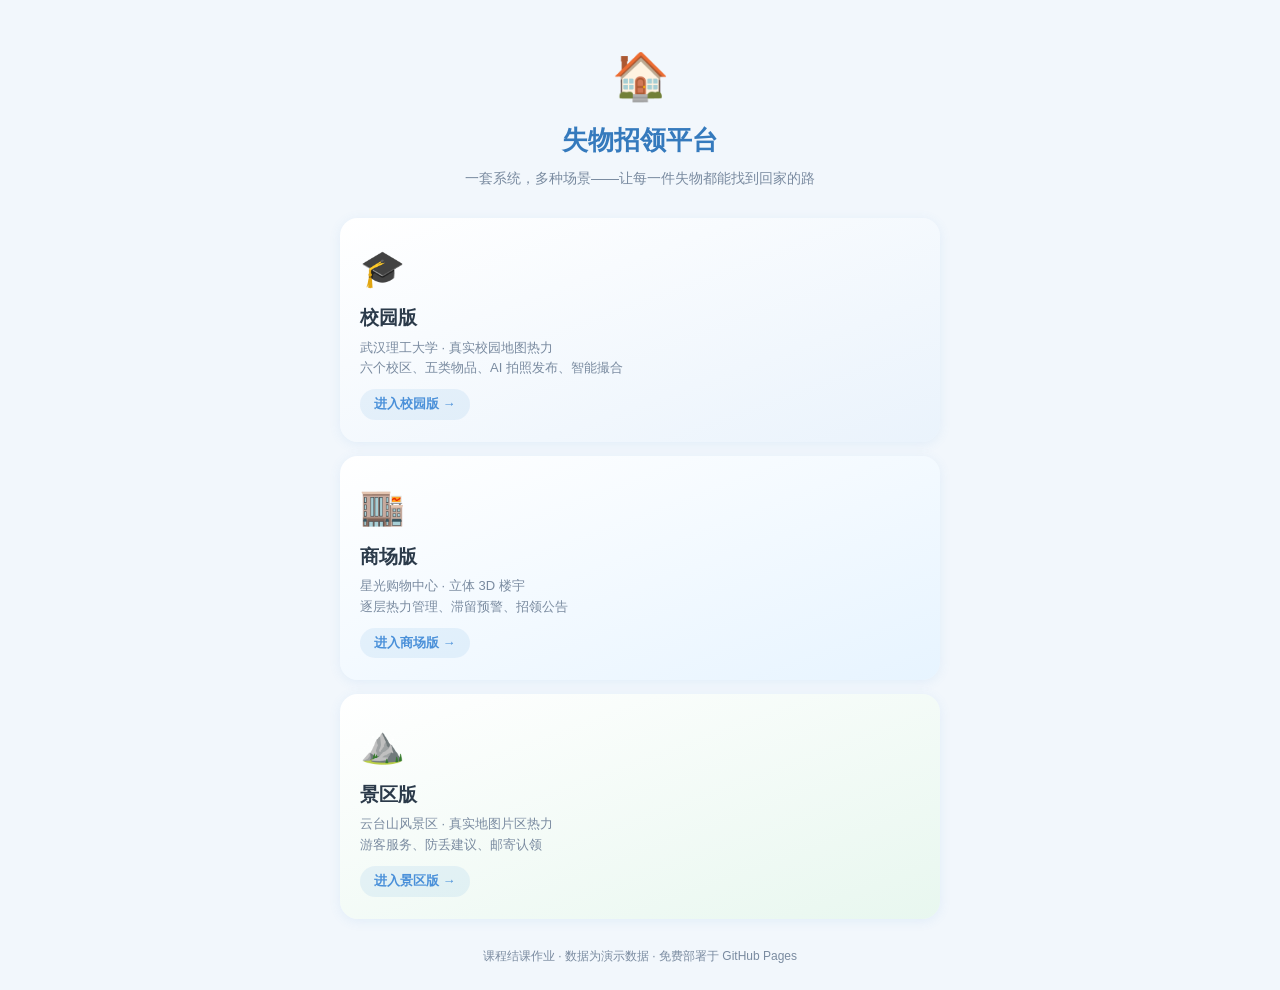
<file: index.html>
<!DOCTYPE html>
<html lang="zh-CN">
<head>
  <meta charset="UTF-8">
  <meta name="viewport" content="width=device-width, initial-scale=1.0">
  <meta name="theme-color" content="#4A90D9">
  <title>失物招领平台 · 一套系统，多种场景</title>
  <link rel="stylesheet" href="shared/css/landing.css">
</head>
<body>
  <div class="land">
    <header class="land-head">
      <div class="land-logo">🏠</div>
      <h1>失物招领平台</h1>
      <p>一套系统，多种场景——让每一件失物都能找到回家的路</p>
    </header>

    <main class="land-grid">
      <a class="land-card campus" href="campus/">
        <div class="land-emoji">🎓</div>
        <h2>校园版</h2>
        <p>武汉理工大学 · 真实校园地图热力<br>六个校区、五类物品、AI 拍照发布、智能撮合</p>
        <span class="land-go">进入校园版 →</span>
      </a>
      <a class="land-card mall" href="mall/">
        <div class="land-emoji">🏬</div>
        <h2>商场版</h2>
        <p>星光购物中心 · 立体 3D 楼宇<br>逐层热力管理、滞留预警、招领公告</p>
        <span class="land-go">进入商场版 →</span>
      </a>
      <a class="land-card scenic" href="scenic/">
        <div class="land-emoji">⛰️</div>
        <h2>景区版</h2>
        <p>云台山风景区 · 真实地图片区热力<br>游客服务、防丢建议、邮寄认领</p>
        <span class="land-go">进入景区版 →</span>
      </a>
    </main>

    <footer class="land-foot">
      课程结课作业 · 数据为演示数据 · 免费部署于 GitHub Pages
    </footer>
  </div>
</body>
</html>
</file>
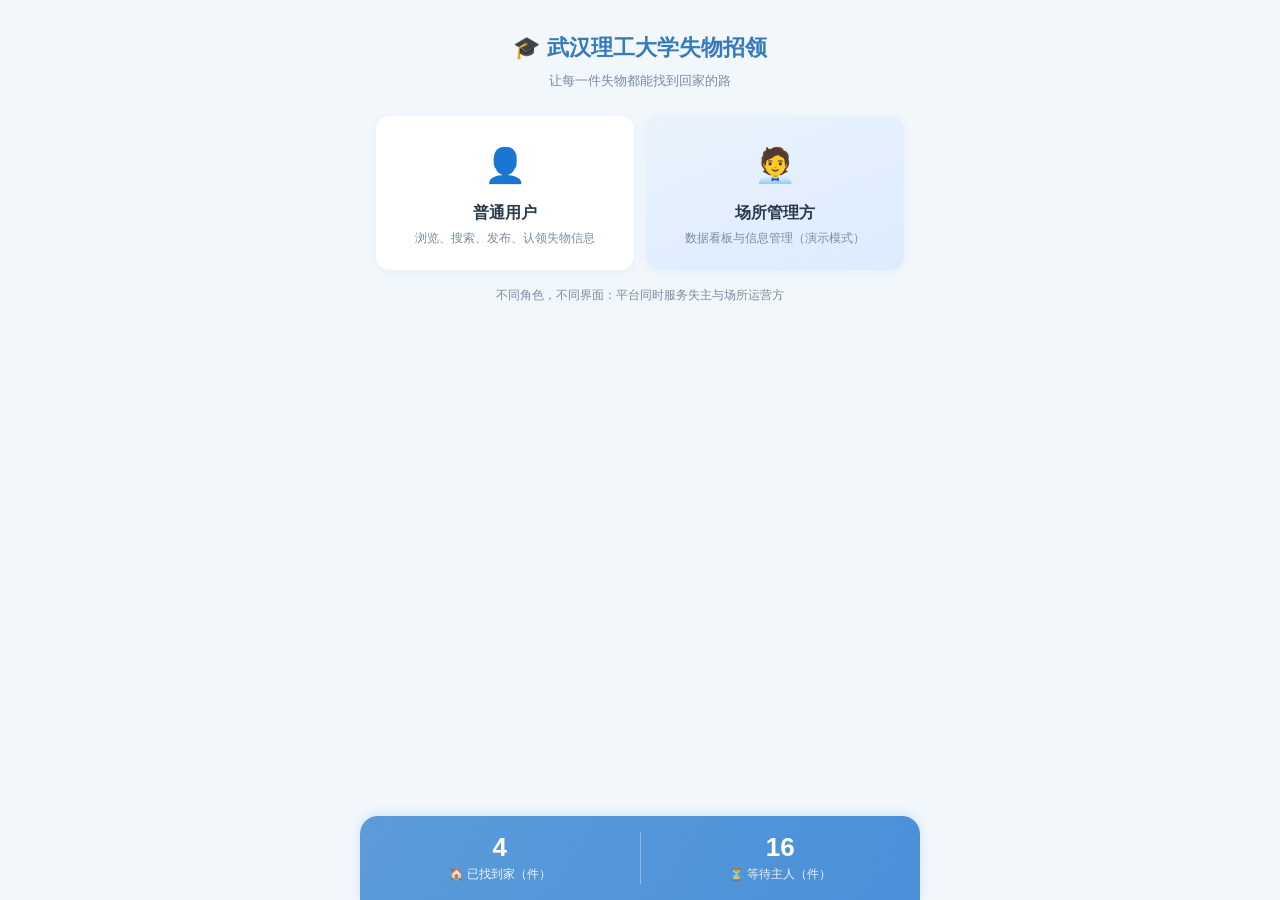
<file: campus/index.html>
<!DOCTYPE html>
<html lang="zh-CN">
<head>
  <meta charset="UTF-8">
  <meta name="viewport" content="width=device-width, initial-scale=1.0">
  <meta name="theme-color" content="#4A90D9">
  <title>失物招领平台</title>
  <link rel="stylesheet" href="../shared/css/style.css">
</head>
<body>
  <!-- 页面主体，由 shared/js/app.js 按路由渲染 -->
  <div id="app"></div>

  <!-- 页脚统计：滑到页面底部可见 -->
  <footer id="footer">
    <div class="stat">
      <div class="stat-num" id="stat-found">0</div>
      <div class="stat-label">🏠 已找到家（件）</div>
    </div>
    <div class="stat-divider"></div>
    <div class="stat">
      <div class="stat-num" id="stat-waiting">0</div>
      <div class="stat-label">⏳ 等待主人（件）</div>
    </div>
  </footer>

  <script src="js/config.js"></script>
  <script src="../shared/js/data.js"></script>
  <script src="../shared/js/store.js"></script>
  <script src="../shared/js/app.js"></script>
</body>
</html>
</file>
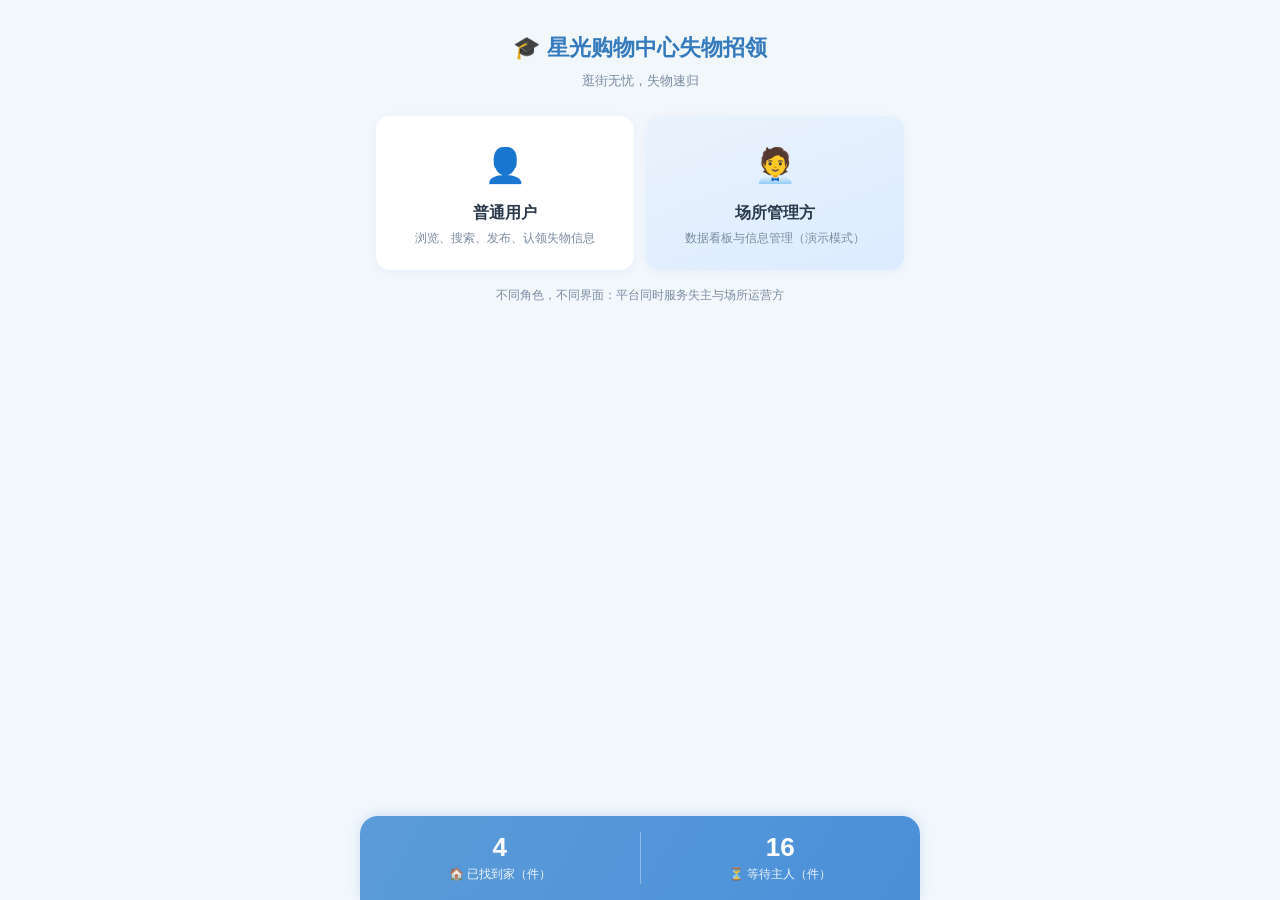
<file: mall/index.html>
<!DOCTYPE html>
<html lang="zh-CN">
<head>
  <meta charset="UTF-8">
  <meta name="viewport" content="width=device-width, initial-scale=1.0">
  <meta name="theme-color" content="#4A90D9">
  <title>失物招领平台</title>
  <link rel="stylesheet" href="../shared/css/style.css">
</head>
<body>
  <!-- 页面主体，由 shared/js/app.js 按路由渲染 -->
  <div id="app"></div>

  <!-- 页脚统计：滑到页面底部可见 -->
  <footer id="footer">
    <div class="stat">
      <div class="stat-num" id="stat-found">0</div>
      <div class="stat-label">🏠 已找到家（件）</div>
    </div>
    <div class="stat-divider"></div>
    <div class="stat">
      <div class="stat-num" id="stat-waiting">0</div>
      <div class="stat-label">⏳ 等待主人（件）</div>
    </div>
  </footer>

  <script src="js/config.js"></script>
  <script src="../shared/lib/three.min.js"></script>
  <script src="../shared/js/data.js"></script>
  <script src="../shared/js/store.js"></script>
  <script src="../shared/js/app.js"></script>
</body>
</html>
</file>
<file: shared/css/landing.css>
/* landing.css —— 总入口页（产品矩阵）样式：淡蓝主题，移动优先 */

:root {
  --primary: #4A90D9;
  --primary-dark: #357ABD;
  --bg: #F2F7FC;
  --card: #FFFFFF;
  --text: #2B3A4A;
  --muted: #7A8BA0;
}

* { box-sizing: border-box; margin: 0; padding: 0; -webkit-tap-highlight-color: transparent; }

body {
  font-family: -apple-system, "PingFang SC", "Microsoft YaHei", "Segoe UI", sans-serif;
  background: var(--bg);
  color: var(--text);
  line-height: 1.6;
  min-height: 100vh;
}

.land { max-width: 640px; margin: 0 auto; padding: 40px 20px 24px; }

.land-head { text-align: center; margin-bottom: 28px; }
.land-logo { font-size: 46px; }
.land-head h1 { font-size: 26px; font-weight: 700; color: var(--primary-dark); margin-top: 6px; }
.land-head p { font-size: 14px; color: var(--muted); margin-top: 6px; }

.land-grid { display: flex; flex-direction: column; gap: 14px; }
.land-card {
  display: block; text-decoration: none;
  background: var(--card); border-radius: 18px;
  padding: 22px 20px;
  box-shadow: 0 2px 12px rgba(74, 144, 217, 0.10);
  transition: transform 0.15s;
}
.land-card:active { transform: scale(0.98); }
.land-card.campus { background: linear-gradient(160deg, #FFFFFF, #EAF3FC); }
.land-card.mall { background: linear-gradient(160deg, #FFFFFF, #E7F4FF); }
.land-card.scenic { background: linear-gradient(160deg, #FFFFFF, #E8F7EF); }
.land-emoji { font-size: 36px; }
.land-card h2 { font-size: 19px; font-weight: 700; margin-top: 6px; color: var(--text); }
.land-card p { font-size: 13px; color: var(--muted); margin-top: 4px; }
.land-go {
  display: inline-block; margin-top: 10px;
  font-size: 13px; font-weight: 600; color: var(--primary);
  background: rgba(74, 144, 217, 0.10);
  border-radius: 999px; padding: 5px 14px;
}

.land-foot { text-align: center; font-size: 12px; color: var(--muted); margin-top: 28px; }
</file>
<file: shared/css/style.css>
/* style.css —— 全站样式：淡蓝色主题，移动优先 */

:root {
  --primary: #4A90D9;        /* 主色：淡蓝 */
  --primary-dark: #357ABD;
  --primary-light: #EAF3FC;
  --bg: #F2F7FC;             /* 页面背景：极浅蓝 */
  --card: #FFFFFF;
  --text: #2B3A4A;
  --muted: #7A8BA0;
  --line: #E3EDF5;
  --green: #3FA96F;
  --green-bg: #E4F5EC;
  --orange: #E8933A;
  --orange-bg: #FDF0E0;
  --radius: 14px;
  --shadow: 0 2px 10px rgba(74, 144, 217, 0.08);
}

* { box-sizing: border-box; margin: 0; padding: 0; -webkit-tap-highlight-color: transparent; }

body {
  font-family: -apple-system, "PingFang SC", "Microsoft YaHei", "Segoe UI", sans-serif;
  background: var(--bg);
  color: var(--text);
  line-height: 1.6;
  display: flex;
  flex-direction: column;
  min-height: 100vh;
}

/* 内容区：手机全宽，桌面居中限宽 */
#app { width: 100%; max-width: 560px; margin: 0 auto; flex: 1; padding-bottom: 20px; }

/* ---------- 顶部导航条 ---------- */
.topbar {
  position: sticky; top: 0; z-index: 10;
  display: flex; align-items: center; gap: 8px;
  padding: 12px 16px;
  background: rgba(255, 255, 255, 0.95);
  backdrop-filter: blur(8px);
  border-bottom: 1px solid var(--line);
}
.topbar .back { text-decoration: none; color: var(--primary); font-size: 24px; line-height: 1; padding: 2px 10px 2px 4px; border-radius: 8px; }
.topbar .back:active { background: var(--primary-light); }
.topbar h1 { font-size: 17px; font-weight: 600; }

/* ---------- 首页 ---------- */
.home-head { padding: 30px 16px 10px; text-align: center; }
.home-title { font-size: 22px; font-weight: 700; color: var(--primary-dark); }
.home-sub { color: var(--muted); font-size: 13px; margin-top: 6px; }

.entry-grid { display: grid; grid-template-columns: 1fr 1fr; gap: 12px; padding: 14px 16px 6px; }
.entry-card {
  display: block; text-decoration: none;
  background: linear-gradient(160deg, #EAF3FC, #DCEBFF);
  border-radius: var(--radius);
  padding: 20px 16px;
  box-shadow: var(--shadow);
  transition: transform 0.15s;
}
.entry-card:active { transform: scale(0.97); }
.entry-card.lost { background: linear-gradient(160deg, #E7F4FF, #D5ECFF); }
.entry-emoji { font-size: 34px; }
.entry-name { font-size: 16px; font-weight: 700; color: var(--text); margin-top: 8px; }
.entry-desc { font-size: 12px; color: var(--muted); margin-top: 2px; }

.section-title {
  display: flex; align-items: center; gap: 6px;
  font-size: 15px; font-weight: 700;
  color: var(--primary-dark);
  padding: 14px 16px 4px;
}

/* ---------- 物品卡片 ---------- */
.item-card {
  display: flex; gap: 12px;
  background: var(--card);
  border-radius: var(--radius);
  box-shadow: var(--shadow);
  padding: 12px;
  margin: 8px 16px;
  text-decoration: none;
  color: var(--text);
}
.item-card:active { background: #F7FAFD; }
.item-thumb {
  width: 76px; height: 76px; flex-shrink: 0;
  border-radius: 10px; object-fit: cover;
  background: var(--primary-light);
}
.item-body { flex: 1; min-width: 0; }
.item-name { font-size: 15px; font-weight: 600; display: flex; align-items: center; gap: 6px; flex-wrap: wrap; }

.badge { font-size: 11px; font-weight: 600; padding: 1px 8px; border-radius: 999px; flex-shrink: 0; }
.badge.found { background: var(--green-bg); color: var(--green); }
.badge.waiting { background: var(--orange-bg); color: var(--orange); }

.item-tags { margin-top: 5px; display: flex; gap: 6px; flex-wrap: wrap; }
.tag { font-size: 11px; color: var(--primary-dark); background: var(--primary-light); padding: 1px 8px; border-radius: 999px; }
.item-meta { font-size: 12px; color: var(--muted); margin-top: 5px; }

/* ---------- 搜索与模糊开关 ---------- */
.search-row { display: flex; gap: 10px; padding: 12px 16px 4px; align-items: center; }
.search-box {
  flex: 1; display: flex; align-items: center; gap: 6px;
  background: var(--card);
  border: 1px solid var(--line);
  border-radius: 999px;
  padding: 8px 14px;
}
.search-box span { font-size: 13px; }
.search-box input { flex: 1; border: none; outline: none; font-size: 14px; background: transparent; color: var(--text); }

.fuzzy-toggle { display: flex; align-items: center; gap: 5px; font-size: 12px; color: var(--muted); cursor: pointer; user-select: none; flex-shrink: 0; }
.fuzzy-toggle input {
  width: 34px; height: 20px;
  appearance: none; -webkit-appearance: none;
  background: #CBD9E6; border-radius: 999px;
  position: relative; cursor: pointer;
  transition: background 0.2s;
}
.fuzzy-toggle input::after {
  content: ''; position: absolute; top: 2px; left: 2px;
  width: 16px; height: 16px; background: #fff;
  border-radius: 50%; transition: left 0.2s;
}
.fuzzy-toggle input:checked { background: var(--primary); }
.fuzzy-toggle input:checked::after { left: 16px; }

/* ---------- 维度 tab 与筛选 chips ---------- */
.tabs { display: flex; margin: 12px 16px 0; background: var(--primary-light); border-radius: 999px; padding: 3px; }
.tab { flex: 1; text-align: center; padding: 7px 0; border-radius: 999px; font-size: 14px; color: var(--primary-dark); cursor: pointer; transition: background 0.15s; }
.tab.active { background: var(--primary); color: #fff; font-weight: 600; }

.chips { display: flex; gap: 8px; padding: 10px 16px; overflow-x: auto; scrollbar-width: none; }
.chips::-webkit-scrollbar { display: none; }
.chip {
  flex-shrink: 0; padding: 5px 14px;
  border-radius: 999px; background: var(--card);
  border: 1px solid var(--line);
  font-size: 13px; color: var(--text); cursor: pointer;
}
.chip.active { background: var(--primary); color: #fff; border-color: var(--primary); font-weight: 600; }

/* ---------- 悬浮发布按钮 ---------- */
.fab {
  position: fixed;
  right: max(16px, calc(50vw - 264px));
  bottom: 96px;
  width: 52px; height: 52px;
  border-radius: 50%;
  background: var(--primary); color: #fff;
  display: flex; align-items: center; justify-content: center;
  font-size: 26px; line-height: 1;
  box-shadow: 0 4px 14px rgba(74, 144, 217, 0.4);
  text-decoration: none; z-index: 20;
}
.fab:active { background: var(--primary-dark); }

/* ---------- 空状态 ---------- */
.empty { text-align: center; padding: 36px 20px; color: var(--muted); font-size: 13px; }
.empty-emoji { font-size: 44px; margin-bottom: 8px; }

/* ---------- 详情页 ---------- */
.detail-img { width: 100%; height: 230px; object-fit: cover; display: block; background: var(--primary-light); }
.detail-body { padding: 0 16px; }
.detail-name { font-size: 20px; font-weight: 700; margin-top: 14px; display: flex; align-items: center; gap: 8px; flex-wrap: wrap; }

.meta-card { background: var(--card); border-radius: var(--radius); box-shadow: var(--shadow); padding: 14px 16px; margin-top: 12px; }
.meta-row { display: flex; gap: 10px; font-size: 14px; padding: 5px 0; }
.meta-label { color: var(--muted); flex-shrink: 0; width: 72px; }
.meta-value { flex: 1; word-break: break-all; }

.desc-title { font-size: 15px; font-weight: 700; color: var(--primary-dark); margin-top: 16px; }
.desc-text {
  font-size: 14px; background: var(--card);
  border-radius: var(--radius); box-shadow: var(--shadow);
  padding: 14px 16px; margin-top: 8px;
  white-space: pre-wrap; word-break: break-word;
}

.found-note {
  margin-top: 14px; text-align: center;
  background: var(--green-bg); color: var(--green);
  font-weight: 600; font-size: 15px;
  border-radius: var(--radius); padding: 14px;
}

/* ---------- 按钮 ---------- */
.btn { display: block; width: 100%; border: none; border-radius: 999px; padding: 12px; font-size: 15px; font-weight: 600; cursor: pointer; font-family: inherit; }
.btn:active { opacity: 0.85; }
.btn-primary { background: var(--primary); color: #fff; }
.btn-green { background: var(--green); color: #fff; }
.mark-btn { margin-top: 16px; }

/* ---------- 评论区 ---------- */
.comments { margin-top: 18px; padding-bottom: 8px; }
.comment {
  display: flex; gap: 10px;
  margin: 0 16px 10px;
  background: var(--card);
  border-radius: var(--radius);
  box-shadow: var(--shadow);
  padding: 12px;
}
.comment-avatar {
  width: 34px; height: 34px; flex-shrink: 0;
  border-radius: 50%;
  background: var(--primary-light); color: var(--primary-dark);
  display: flex; align-items: center; justify-content: center;
  font-size: 15px; font-weight: 700;
}
.comment-body { flex: 1; min-width: 0; }
.comment-head { font-size: 12px; color: var(--muted); display: flex; justify-content: space-between; gap: 8px; }
.comment-nick { color: var(--primary-dark); font-weight: 600; font-size: 13px; }
.comment-text { font-size: 14px; margin-top: 2px; word-break: break-word; }

.comment-form {
  margin: 12px 16px 0;
  background: var(--card);
  border-radius: var(--radius);
  box-shadow: var(--shadow);
  padding: 12px;
}
.comment-form input, .comment-form textarea {
  width: 100%; border: 1px solid var(--line); border-radius: 10px;
  padding: 9px 12px; font-size: 14px; outline: none;
  font-family: inherit; background: #FBFDFF;
  margin-bottom: 8px; color: var(--text);
}
.comment-form textarea { min-height: 60px; resize: vertical; }
.comment-form input:focus, .comment-form textarea:focus { border-color: var(--primary); }

/* ---------- 发布表单 ---------- */
.publish-form { padding: 6px 16px; }
.form-item { margin-top: 14px; }
.form-label { font-size: 13px; font-weight: 600; display: block; margin-bottom: 6px; }
.form-label .req { color: #E0564F; }
.form-input, .form-select, .form-textarea {
  width: 100%; border: 1px solid var(--line); border-radius: 10px;
  padding: 10px 12px; font-size: 14px;
  background: var(--card); outline: none;
  font-family: inherit; color: var(--text);
}
.form-textarea { min-height: 90px; resize: vertical; }
.form-input:focus, .form-select:focus, .form-textarea:focus { border-color: var(--primary); }

.upload-box {
  border: 1.5px dashed var(--primary);
  border-radius: 10px; background: var(--primary-light);
  padding: 16px; text-align: center;
  color: var(--primary-dark); font-size: 13px; cursor: pointer;
}
.upload-box img { max-width: 100%; max-height: 170px; border-radius: 8px; margin-top: 8px; }
.upload-tip { font-size: 11px; color: var(--muted); }
.submit-btn { margin-top: 22px; }

/* ---------- 轻提示 Toast ---------- */
.toast {
  position: fixed; left: 50%; bottom: 110px;
  transform: translateX(-50%) translateY(10px);
  background: rgba(43, 58, 74, 0.92); color: #fff;
  padding: 10px 20px; border-radius: 999px; font-size: 14px;
  opacity: 0; transition: all 0.3s; z-index: 99;
  pointer-events: none; max-width: 84vw; text-align: center;
}
.toast.show { opacity: 1; transform: translateX(-50%) translateY(0); }

/* ---------- 页脚统计 ---------- */
#footer {
  width: 100%; max-width: 560px; margin: 24px auto 0;
  background: linear-gradient(120deg, #5B9BD8, #4A90D9);
  color: #fff;
  border-radius: 18px 18px 0 0;
  display: flex; align-items: stretch;
  box-shadow: 0 -2px 12px rgba(74, 144, 217, 0.2);
}
.stat { flex: 1; text-align: center; padding: 16px 8px; }
.stat-num { font-size: 26px; font-weight: 700; line-height: 1.2; }
.stat-label { font-size: 12px; opacity: 0.92; margin-top: 2px; }
.stat-divider { width: 1px; background: rgba(255, 255, 255, 0.35); margin: 16px 0; }

/* ---------- 隐私提醒与图片打码 ---------- */
.privacy-hint {
  margin-top: 8px; font-size: 12px; color: var(--orange);
  background: var(--orange-bg); border-radius: 10px; padding: 8px 12px;
}
.privacy-panel {
  margin-top: 10px; border: 1px solid var(--line);
  border-radius: 12px; background: var(--card); padding: 12px;
}
.privacy-title { font-size: 14px; font-weight: 700; }
.privacy-tip { font-size: 12px; color: var(--muted); margin: 4px 0 10px; }
.privacy-panel canvas {
  width: 100%; display: block; border-radius: 8px;
  background: #EEF2F6; touch-action: none; cursor: crosshair;
}
.privacy-confirm {
  display: flex; align-items: center; gap: 6px;
  font-size: 13px; margin-top: 10px; cursor: pointer;
}
.privacy-confirm input { width: 16px; height: 16px; accent-color: var(--primary); }
.btn-light { background: var(--primary-light); color: var(--primary-dark); margin-top: 8px; padding: 9px; }

/* ---------- 多图上传与轮播 ---------- */
.thumbs-row { display: flex; gap: 8px; margin-top: 8px; flex-wrap: wrap; }
.thumb-item {
  position: relative; width: 68px; height: 68px;
  border-radius: 8px; overflow: hidden;
  border: 2px solid transparent; cursor: pointer;
}
.thumb-item.active { border-color: var(--primary); }
.thumb-item img { width: 100%; height: 100%; object-fit: cover; display: block; }
.thumb-del {
  position: absolute; top: 2px; right: 2px;
  width: 18px; height: 18px; border-radius: 50%;
  background: rgba(43, 58, 74, 0.75); color: #fff;
  font-size: 13px; line-height: 18px; text-align: center;
}
.carousel { display: flex; overflow-x: auto; scroll-snap-type: x mandatory; }
.carousel img {
  flex: 0 0 100%; width: 100%; height: 230px;
  object-fit: cover; scroll-snap-align: center;
  background: var(--primary-light);
}
.carousel::-webkit-scrollbar { display: none; }
.carousel-dots { display: flex; justify-content: center; gap: 6px; padding: 8px 0 0; }
.dot { width: 7px; height: 7px; border-radius: 50%; background: #CBD9E6; transition: background 0.2s; }
.dot.active { background: var(--primary); }

/* ---------- 复制按钮 / 认领须知 / 防骗提醒 ---------- */
.copy-btn {
  flex-shrink: 0; border: none; cursor: pointer;
  background: var(--primary-light); color: var(--primary-dark);
  font-size: 12px; padding: 2px 10px; border-radius: 999px;
}
.copy-btn:active { opacity: 0.7; }
.verify-tip {
  margin-top: 12px; font-size: 12px; color: var(--primary-dark);
  background: var(--primary-light); border-radius: 10px; padding: 10px 12px;
}
.safety-tip {
  margin-top: 14px; font-size: 12px; color: var(--muted);
  background: var(--card); border: 1px solid var(--line);
  border-radius: 10px; padding: 10px 12px;
}

/* ---------- 首页数据看板入口 ---------- */
.dash-entry {
  display: block; margin: 14px 16px 4px; text-align: center;
  background: linear-gradient(120deg, #5B9BD8, #4A90D9); color: #fff;
  border-radius: 999px; padding: 11px; font-size: 14px; font-weight: 600;
  text-decoration: none; box-shadow: var(--shadow);
}
.dash-entry:active { opacity: 0.85; }

/* ---------- 数据看板（图表配色经色盲安全验证） ---------- */
.dash-body { padding: 12px 16px 0; }
.dash-note { font-size: 12px; color: var(--muted); padding: 2px 2px 10px; }
.kpi-row { display: flex; gap: 10px; }
.kpi-tile {
  flex: 1; background: var(--card); border-radius: var(--radius);
  box-shadow: var(--shadow); padding: 12px 8px; text-align: center;
}
.kpi-num { font-size: 22px; font-weight: 700; color: var(--primary-dark); line-height: 1.2; }
.kpi-num.kpi-good { color: var(--green); }
.kpi-num.kpi-warn { color: var(--orange); }
.kpi-label { font-size: 11px; color: var(--muted); margin-top: 2px; }
.dash-card {
  background: var(--card); border-radius: var(--radius);
  box-shadow: var(--shadow); padding: 14px; margin-top: 12px;
}
.dash-title { font-size: 14px; font-weight: 700; color: var(--primary-dark); margin-bottom: 10px; }

/* 区域热力：单色阶（蓝），由浅到深表示等待数量 */
.heat-grid { display: grid; grid-template-columns: repeat(3, 1fr); gap: 8px; }
.heat-tile { border-radius: 10px; padding: 10px 6px; text-align: center; }
.heat-tile.hs0 { background: #EEF2F6; color: var(--muted); }
.heat-tile.hs1 { background: #86b6ef; color: #14314f; }
.heat-tile.hs2 { background: #5598e7; color: #0e2340; }
.heat-tile.hs3 { background: #2a78d6; color: #fff; }
.heat-tile.hs4 { background: #1c5cab; color: #fff; }
.heat-tile.hs5 { background: #104281; color: #fff; }
.heat-name { font-size: 13px; font-weight: 600; }
.heat-count { font-size: 11px; opacity: 0.9; margin-top: 2px; }

/* 条形图：细条、圆角、标签用墨色文字（不依赖颜色区分） */
.bar-row { display: flex; align-items: center; gap: 8px; padding: 4px 0; }
.bar-label { width: 76px; flex-shrink: 0; font-size: 12px; color: var(--text); }
.bar-track { flex: 1; height: 14px; background: #EEF2F6; border-radius: 999px; overflow: hidden; }
.bar-fill { display: block; height: 100%; border-radius: 999px; }
.bar-val { width: 40px; flex-shrink: 0; font-size: 12px; color: var(--muted); text-align: right; }
.viz-c1 { background: #2a78d6; }
.viz-c2 { background: #eb6834; }
.viz-c3 { background: #1baf7a; }
.viz-c4 { background: #eda100; }
.viz-c5 { background: #e87ba4; }
.viz-hour { background: #2a78d6; }

.advice-card {
  font-size: 13px; background: var(--primary-light); color: var(--primary-dark);
  border-radius: 10px; padding: 10px 12px; margin-top: 8px;
}
.dash-table { width: 100%; border-collapse: collapse; font-size: 12px; }
.dash-table th, .dash-table td {
  padding: 6px 4px; text-align: center;
  border-bottom: 1px solid var(--line);
}
.dash-table th { color: var(--muted); font-weight: 600; }

/* ---------- AI 拍照识别 ---------- */
.ai-panel {
  margin-top: 10px; border: 1px solid var(--line);
  border-radius: 12px; background: var(--card); padding: 12px;
}
.ai-title { font-size: 14px; font-weight: 700; color: var(--primary-dark); }
.ai-colors { display: flex; gap: 8px; flex-wrap: wrap; margin-top: 8px; }
.ai-color-chip {
  display: inline-flex; align-items: center; gap: 5px;
  font-size: 12px; background: #F5F8FB; border: 1px solid var(--line);
  border-radius: 999px; padding: 3px 10px;
}
.ai-color-chip i {
  width: 12px; height: 12px; border-radius: 50%;
  display: inline-block; border: 1px solid rgba(0, 0, 0, 0.12);
}
.ai-names { display: flex; gap: 8px; flex-wrap: wrap; margin-top: 8px; }
.ai-name-chip {
  font-size: 13px; background: var(--primary-light); color: var(--primary-dark);
  border-radius: 999px; padding: 5px 14px; cursor: pointer;
}
.ai-name-chip:active { background: var(--primary); color: #fff; }
.ai-note { font-size: 11px; color: var(--muted); margin-top: 8px; }

/* AI 识别设置（Key 仅存本机浏览器） */
.ai-settings {
  margin-top: 14px; background: var(--card); border: 1px solid var(--line);
  border-radius: 12px; padding: 10px 12px;
}
.ai-settings-row {
  display: flex; justify-content: space-between; align-items: center;
  font-size: 13px;
}
.ai-settings-row b { color: var(--primary-dark); }
.ai-set-btn {
  border: 1px solid var(--primary); background: #fff; color: var(--primary-dark);
  font-size: 12px; border-radius: 999px; padding: 3px 12px; cursor: pointer;
}
.ai-settings-form { margin-top: 8px; }
.ai-settings-form input {
  width: 100%; border: 1px solid var(--line); border-radius: 10px;
  padding: 9px 12px; font-size: 13px; outline: none; font-family: inherit;
}
.ai-settings-form input:focus { border-color: var(--primary); }
.ai-set-actions { display: flex; gap: 8px; margin-top: 8px; }
.ai-act {
  border: none; cursor: pointer; font-size: 12px; border-radius: 999px;
  padding: 6px 14px; background: var(--primary); color: #fff;
}
.ai-act.danger { background: #F5E6E5; color: #C0504D; }

/* ---------- 智能撮合 ---------- */
.match-banner {
  display: block; margin: 10px 16px 0; text-align: center;
  background: var(--orange-bg); color: var(--orange);
  border-radius: 12px; padding: 10px 12px;
  font-size: 13px; font-weight: 600; text-decoration: none;
}
.match-section { margin-top: 16px; }
.match-title { font-size: 15px; font-weight: 700; color: var(--primary-dark); margin-bottom: 4px; }
.match-card {
  display: block; background: var(--card); border-radius: var(--radius);
  box-shadow: var(--shadow); padding: 12px; margin-top: 8px;
  text-decoration: none; color: var(--text);
}
.match-head { display: flex; justify-content: space-between; align-items: center; gap: 8px; }
.match-name { font-size: 14px; font-weight: 600; }
.match-score { font-size: 13px; font-weight: 700; color: var(--primary-dark); }
.match-meta { font-size: 12px; color: var(--muted); margin-top: 2px; }
.match-bar { height: 6px; background: #EEF2F6; border-radius: 999px; overflow: hidden; margin-top: 8px; }
.match-bar i { display: block; height: 100%; background: #2a78d6; border-radius: 999px; }

/* ---------- 首页双入口（角色选择） ---------- */
.role-grid { display: grid; grid-template-columns: 1fr 1fr; gap: 12px; padding: 14px 16px 6px; }
.role-card {
  display: block; text-decoration: none;
  background: var(--card); border-radius: var(--radius);
  padding: 22px 16px; text-align: center; box-shadow: var(--shadow);
  transition: transform 0.15s;
}
.role-card:active { transform: scale(0.97); }
.role-card.admin { background: linear-gradient(160deg, #EAF3FC, #DCEBFF); }
.role-emoji { font-size: 34px; }
.role-name { font-size: 16px; font-weight: 700; color: var(--text); margin-top: 8px; }
.role-desc { font-size: 12px; color: var(--muted); margin-top: 3px; }
.home-tip {
  text-align: center; font-size: 12px; color: var(--muted);
  padding: 10px 24px 0;
}

/* ---------- 管理端 ---------- */
.admin-demo-note {
  font-size: 12px; color: var(--orange);
  background: var(--orange-bg); border-radius: 10px;
  padding: 8px 12px; margin-bottom: 4px;
}

/* 平面 SVG 地图 */
.map-legend { display: flex; align-items: center; gap: 4px; font-size: 11px; color: var(--muted); margin-bottom: 8px; }
.map-legend i { flex: 1; height: 8px; border-radius: 2px; display: block; }
.map-svg { width: 100%; display: block; }
.map-bg { fill: #F5F9FE; stroke: var(--line); stroke-width: 2; }
.map-road { fill: none; stroke: #E3EDF5; stroke-width: 10; stroke-linecap: round; opacity: 0.9; }
.map-area { stroke: #FFFFFF; stroke-width: 2; cursor: pointer; transition: opacity 0.15s; }
.map-area:hover { opacity: 0.85; }
.map-area.hs0 { fill: #EEF2F6; }
.map-area.hs1 { fill: #86b6ef; }
.map-area.hs2 { fill: #5598e7; }
.map-area.hs3 { fill: #2a78d6; }
.map-area.hs4 { fill: #1c5cab; }
.map-area.hs5 { fill: #104281; }
.map-label { font-size: 13px; font-weight: 700; text-anchor: middle; pointer-events: none; }
.map-count { font-size: 11px; text-anchor: middle; pointer-events: none; opacity: 0.9; }
.map-panel {
  margin-top: 8px; font-size: 13px; background: var(--primary-light);
  color: var(--primary-dark); border-radius: 10px; padding: 9px 12px;
  display: flex; align-items: center; justify-content: space-between; gap: 8px; flex-wrap: wrap;
}
.map-go {
  border: none; cursor: pointer; font-size: 12px;
  background: var(--primary); color: #fff;
  border-radius: 999px; padding: 4px 12px;
}
.map-toggle {
  display: block; margin: 10px auto 0; border: 1px solid var(--primary);
  background: #fff; color: var(--primary-dark);
  font-size: 12px; border-radius: 999px; padding: 6px 16px; cursor: pointer;
}
.map-toggle:active { background: var(--primary-light); }

/* 真实地图（高德）与 3D 楼宇（Three.js）容器 */
.map-chips { display: flex; gap: 6px; overflow-x: auto; scrollbar-width: none; padding-bottom: 8px; }
.map-chips::-webkit-scrollbar { display: none; }
.map-chip {
  flex-shrink: 0; font-size: 12px; cursor: pointer;
  background: var(--primary-light); color: var(--primary-dark);
  border-radius: 999px; padding: 4px 12px;
}
.map-chip:active { background: var(--primary); color: #fff; }
.map-toggles { display: flex; gap: 14px; font-size: 12px; color: var(--muted); padding-bottom: 8px; }
.map-toggles label { display: flex; align-items: center; gap: 5px; cursor: pointer; }
.map-toggles input { width: 15px; height: 15px; accent-color: var(--primary); }
.amap-box { height: 320px; border-radius: 10px; overflow: hidden; }
.three-box { height: 320px; border-radius: 10px; overflow: hidden; position: relative; background: #F2F7FC; }
.three-box canvas { display: block; }

/* 2.5D 立体楼层堆叠 */
.stack-scene { padding: 6px 0 4px; perspective: 1000px; }
.stack-stage {
  position: relative; width: 86%; margin: 0 auto;
  height: 150px; transform-style: preserve-3d;
  transform: rotateX(52deg);
  transition: transform 0.6s;
}
.stack-floor {
  position: absolute; left: 0; right: 0; top: 0; height: 62px;
  transform: translateZ(var(--z));
  border-radius: 12px; border: 2px solid rgba(255, 255, 255, 0.55);
  display: flex; align-items: center; justify-content: space-between;
  padding: 0 18px; cursor: pointer;
  box-shadow: 0 2px 8px rgba(43, 58, 74, 0.15);
  transition: transform 0.3s, opacity 0.3s;
}
.stack-floor:hover { opacity: 0.9; }
.stack-floor.hs0 { background: #EEF2F6; }
.stack-floor.hs1 { background: #86b6ef; }
.stack-floor.hs2 { background: #5598e7; }
.stack-floor.hs3 { background: #2a78d6; }
.stack-floor.hs4 { background: #1c5cab; }
.stack-floor.hs5 { background: #104281; }
.stack-name { font-size: 14px; font-weight: 700; }
.stack-count { font-size: 12px; opacity: 0.9; }
.stack-hint { text-align: center; font-size: 11px; color: var(--muted); margin-top: 8px; }

/* 信息管理列表 */
.adm-row {
  display: flex; align-items: center; justify-content: space-between; gap: 10px;
  padding: 8px 0; border-bottom: 1px solid var(--line);
}
.adm-row:last-child { border-bottom: none; }
.adm-main { min-width: 0; flex: 1; }
.adm-name { font-size: 14px; font-weight: 600; display: flex; align-items: center; gap: 6px; }
.adm-badge {
  font-size: 10px; padding: 1px 7px; border-radius: 999px; flex-shrink: 0;
}
.adm-badge.found { background: var(--green-bg); color: var(--green); }
.adm-badge.lost { background: var(--primary-light); color: var(--primary-dark); }
.adm-meta { font-size: 12px; color: var(--muted); margin-top: 1px; }
.adm-actions { display: flex; gap: 6px; flex-shrink: 0; }
.act-btn {
  border: 1px solid var(--line); background: #fff; cursor: pointer;
  font-size: 12px; border-radius: 999px; padding: 5px 12px; white-space: nowrap;
}
.act-btn.act-found { color: var(--green); border-color: var(--green); }
.act-btn.act-found:active { background: var(--green-bg); }
.act-btn.act-del { color: #C0504D; border-color: #C0504D; }
.act-btn.act-del:active { background: #FBE9E8; }

/* 滞留与公告 */
.stale-row {
  font-size: 13px; padding: 6px 0; border-bottom: 1px solid var(--line);
  display: flex; align-items: center; justify-content: space-between; gap: 8px;
}
.stale-tag {
  flex-shrink: 0; font-size: 11px; background: var(--orange-bg);
  color: var(--orange); border-radius: 999px; padding: 1px 8px;
}
.law-note {
  font-size: 12px; color: var(--muted); background: #F8FAFD;
  border-radius: 8px; padding: 8px 10px; margin-top: 8px;
}
.closed-row {
  font-size: 13px; color: var(--muted); padding: 5px 0;
  border-bottom: 1px solid var(--line);
}
.closed-row:last-child { border-bottom: none; }
</file>
